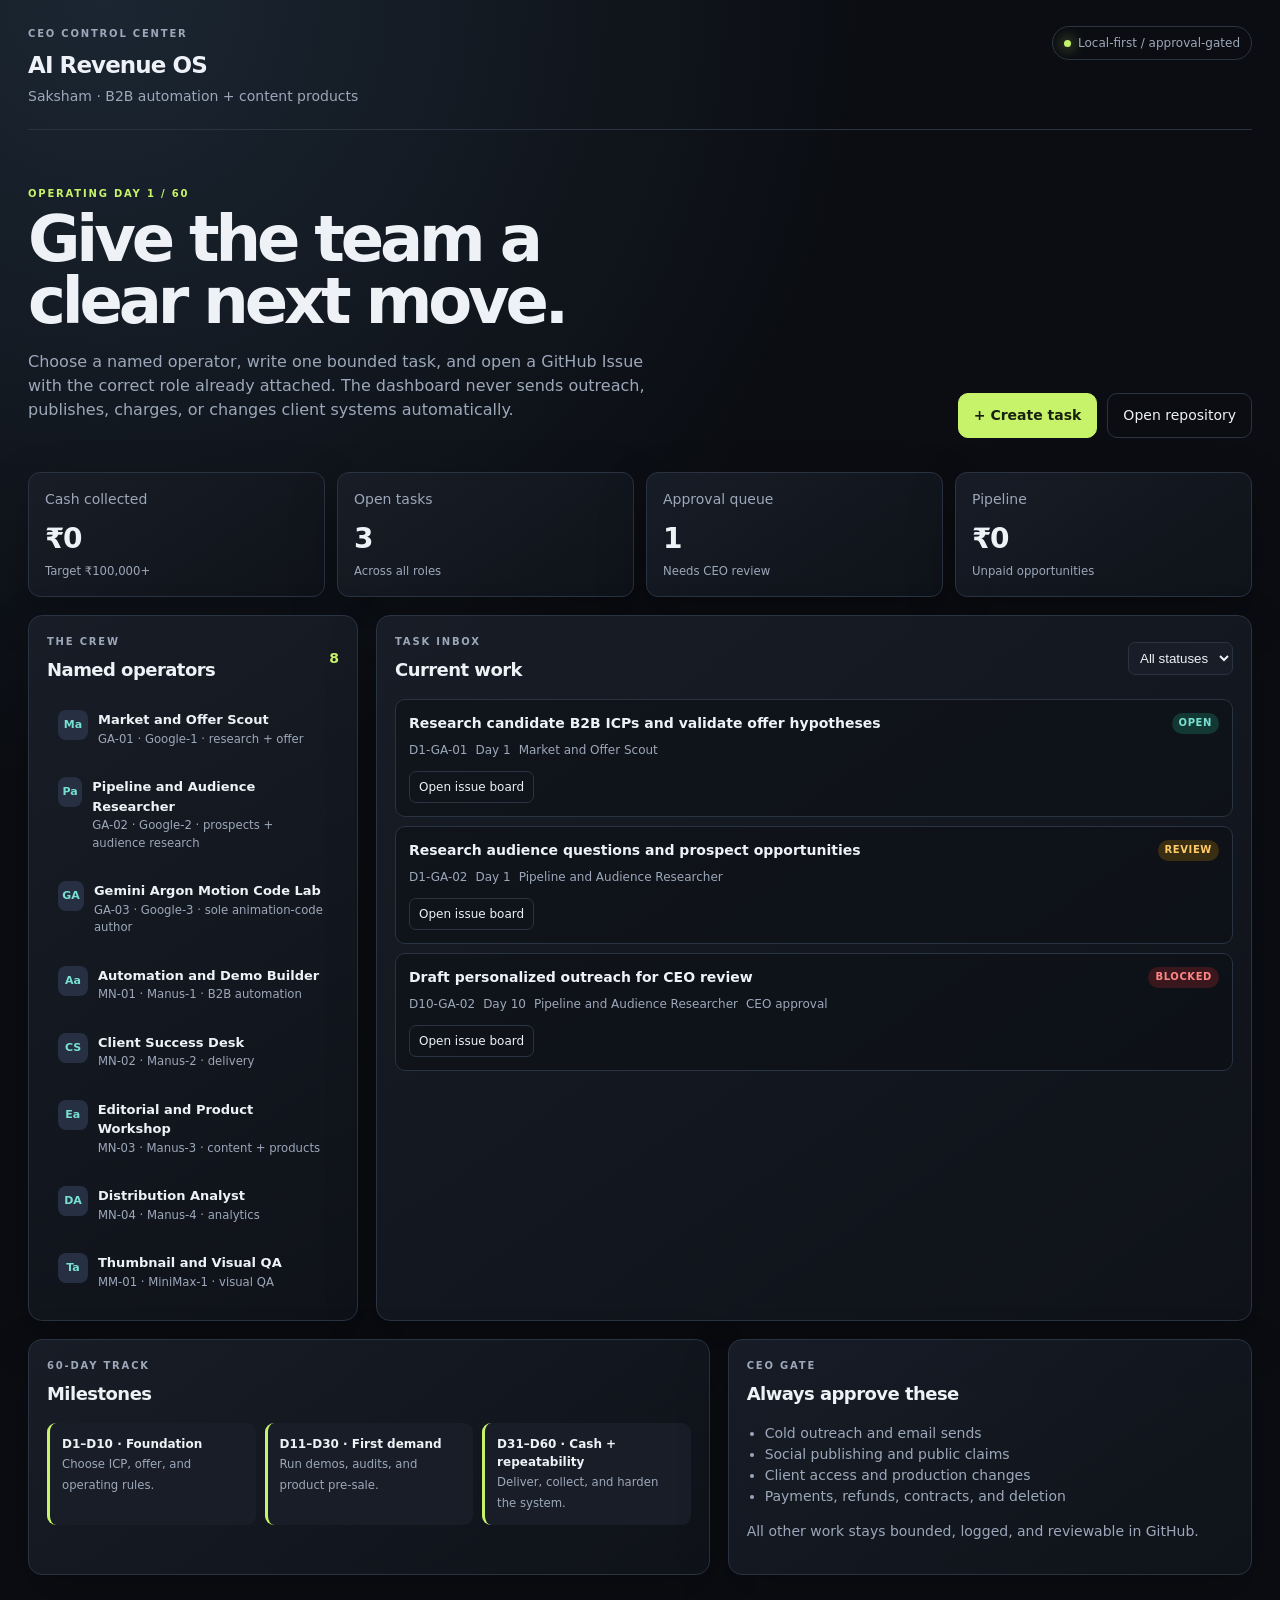
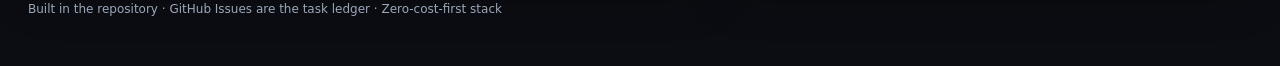
<file: docs/index.html>
<!doctype html>
<html lang="en">
<head>
  <meta charset="utf-8" />
  <meta name="viewport" content="width=device-width, initial-scale=1" />
  <meta name="description" content="Saksham's AI Revenue OS CEO dashboard" />
  <title>Saksham | AI Revenue OS</title>
  <link rel="stylesheet" href="./styles.css" />
</head>
<body>
  <div class="shell">
    <header class="topbar">
      <div>
        <p class="eyebrow">CEO CONTROL CENTER</p>
        <h1>AI Revenue OS</h1>
        <p class="subtitle">Saksham · B2B automation + content products</p>
      </div>
      <div class="status"><span class="dot"></span><span>Local-first / approval-gated</span></div>
    </header>

    <main>
      <section class="hero">
        <div>
          <p class="eyebrow accent">OPERATING DAY <span id="dayNumber">1</span> / 60</p>
          <h2>Give the team a clear next move.</h2>
          <p class="hero-copy">Choose a named operator, write one bounded task, and open a GitHub Issue with the correct role already attached. The dashboard never sends outreach, publishes, charges, or changes client systems automatically.</p>
        </div>
        <div class="hero-actions">
          <button class="primary" id="newTaskBtn">+ Create task</button>
          <a class="secondary" id="repoLink" href="#" target="_blank" rel="noreferrer">Open repository</a>
        </div>
      </section>

      <section class="metrics" aria-label="Revenue metrics">
        <article><span>Cash collected</span><strong id="cashMetric">₹0</strong><small>Target ₹100,000+</small></article>
        <article><span>Open tasks</span><strong id="openMetric">0</strong><small>Across all roles</small></article>
        <article><span>Approval queue</span><strong id="approvalMetric">0</strong><small>Needs CEO review</small></article>
        <article><span>Pipeline</span><strong id="pipelineMetric">₹0</strong><small>Unpaid opportunities</small></article>
      </section>

      <section class="workspace">
        <div class="panel roster-panel">
          <div class="panel-head"><div><p class="eyebrow">THE CREW</p><h3>Named operators</h3></div><span class="count" id="roleCount">0</span></div>
          <div id="roster" class="roster"></div>
        </div>
        <div class="panel task-panel">
          <div class="panel-head"><div><p class="eyebrow">TASK INBOX</p><h3>Current work</h3></div><select id="statusFilter"><option value="all">All statuses</option><option value="open">Open</option><option value="review">Review</option><option value="blocked">Blocked</option><option value="accepted">Accepted</option></select></div>
          <div id="taskList" class="task-list"></div>
        </div>
      </section>

      <section class="lower-grid">
        <div class="panel timeline-panel"><div class="panel-head"><div><p class="eyebrow">60-DAY TRACK</p><h3>Milestones</h3></div></div><div id="milestones" class="milestones"></div></div>
        <div class="panel policy-panel"><div class="panel-head"><div><p class="eyebrow">CEO GATE</p><h3>Always approve these</h3></div></div><ul><li>Cold outreach and email sends</li><li>Social publishing and public claims</li><li>Client access and production changes</li><li>Payments, refunds, contracts, and deletion</li></ul><p class="muted">All other work stays bounded, logged, and reviewable in GitHub.</p></div>
      </section>
    </main>
    <footer>Built in the repository · GitHub Issues are the task ledger · Zero-cost-first stack</footer>
  </div>
  <dialog id="taskDialog"><form method="dialog" id="taskForm"><div class="dialog-head"><div><p class="eyebrow">NEW WORK PACKET</p><h3>Assign a bounded task</h3></div><button class="icon-btn" value="cancel" aria-label="Close">×</button></div><label>Operator<select id="taskOwner" required></select></label><label>Task title<input id="taskTitle" required maxlength="90" placeholder="Example: Draft D1 account capability matrix" /></label><label>Definition of done<textarea id="taskBody" required rows="5" placeholder="What must be delivered? Include evidence and acceptance tests."></textarea></label><label class="check"><input type="checkbox" id="approvalRequired" /> Requires my approval before external action</label><div class="dialog-actions"><button class="secondary" value="cancel">Cancel</button><button class="primary" id="createIssueBtn" value="default">Open GitHub Issue draft</button></div><p class="muted tiny">The button opens a prefilled GitHub Issue. You review and submit it on GitHub.</p></form></dialog>
  <script src="./app.js"></script>
</body>
</html>
</file>
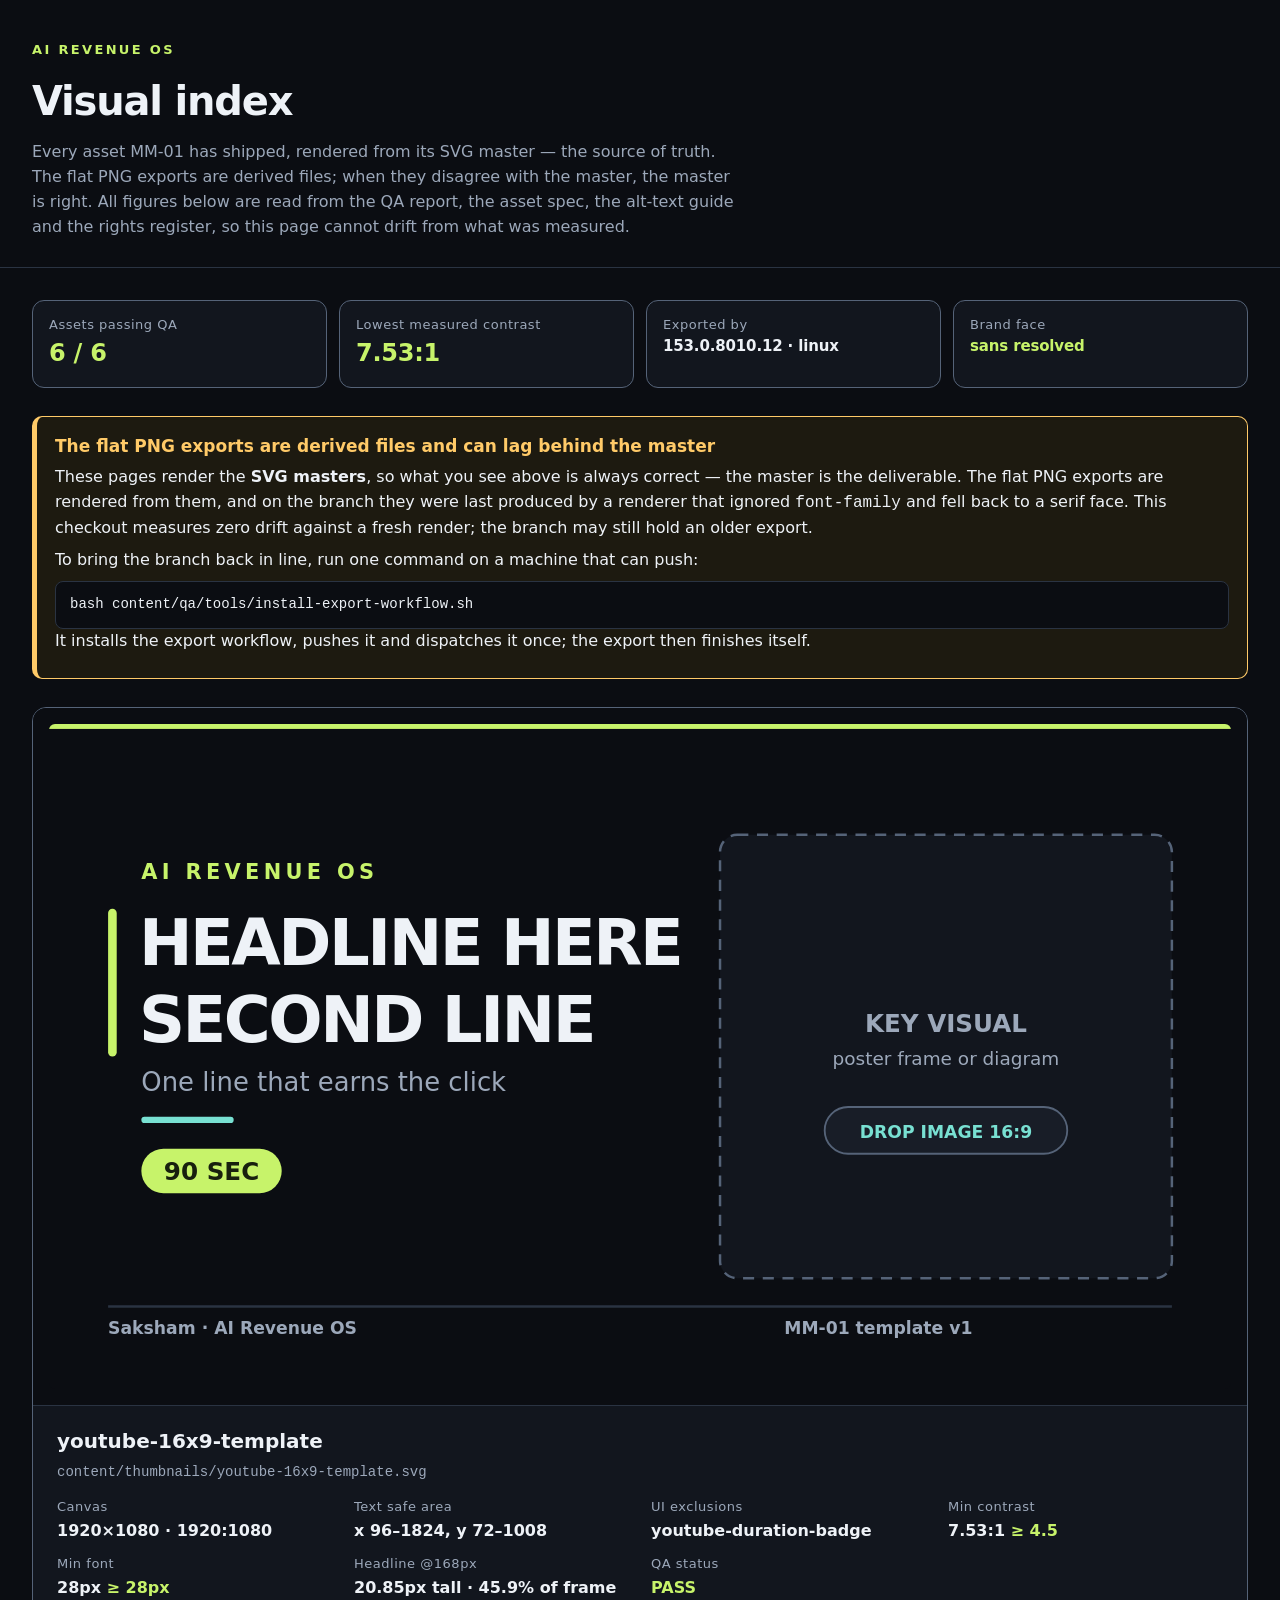
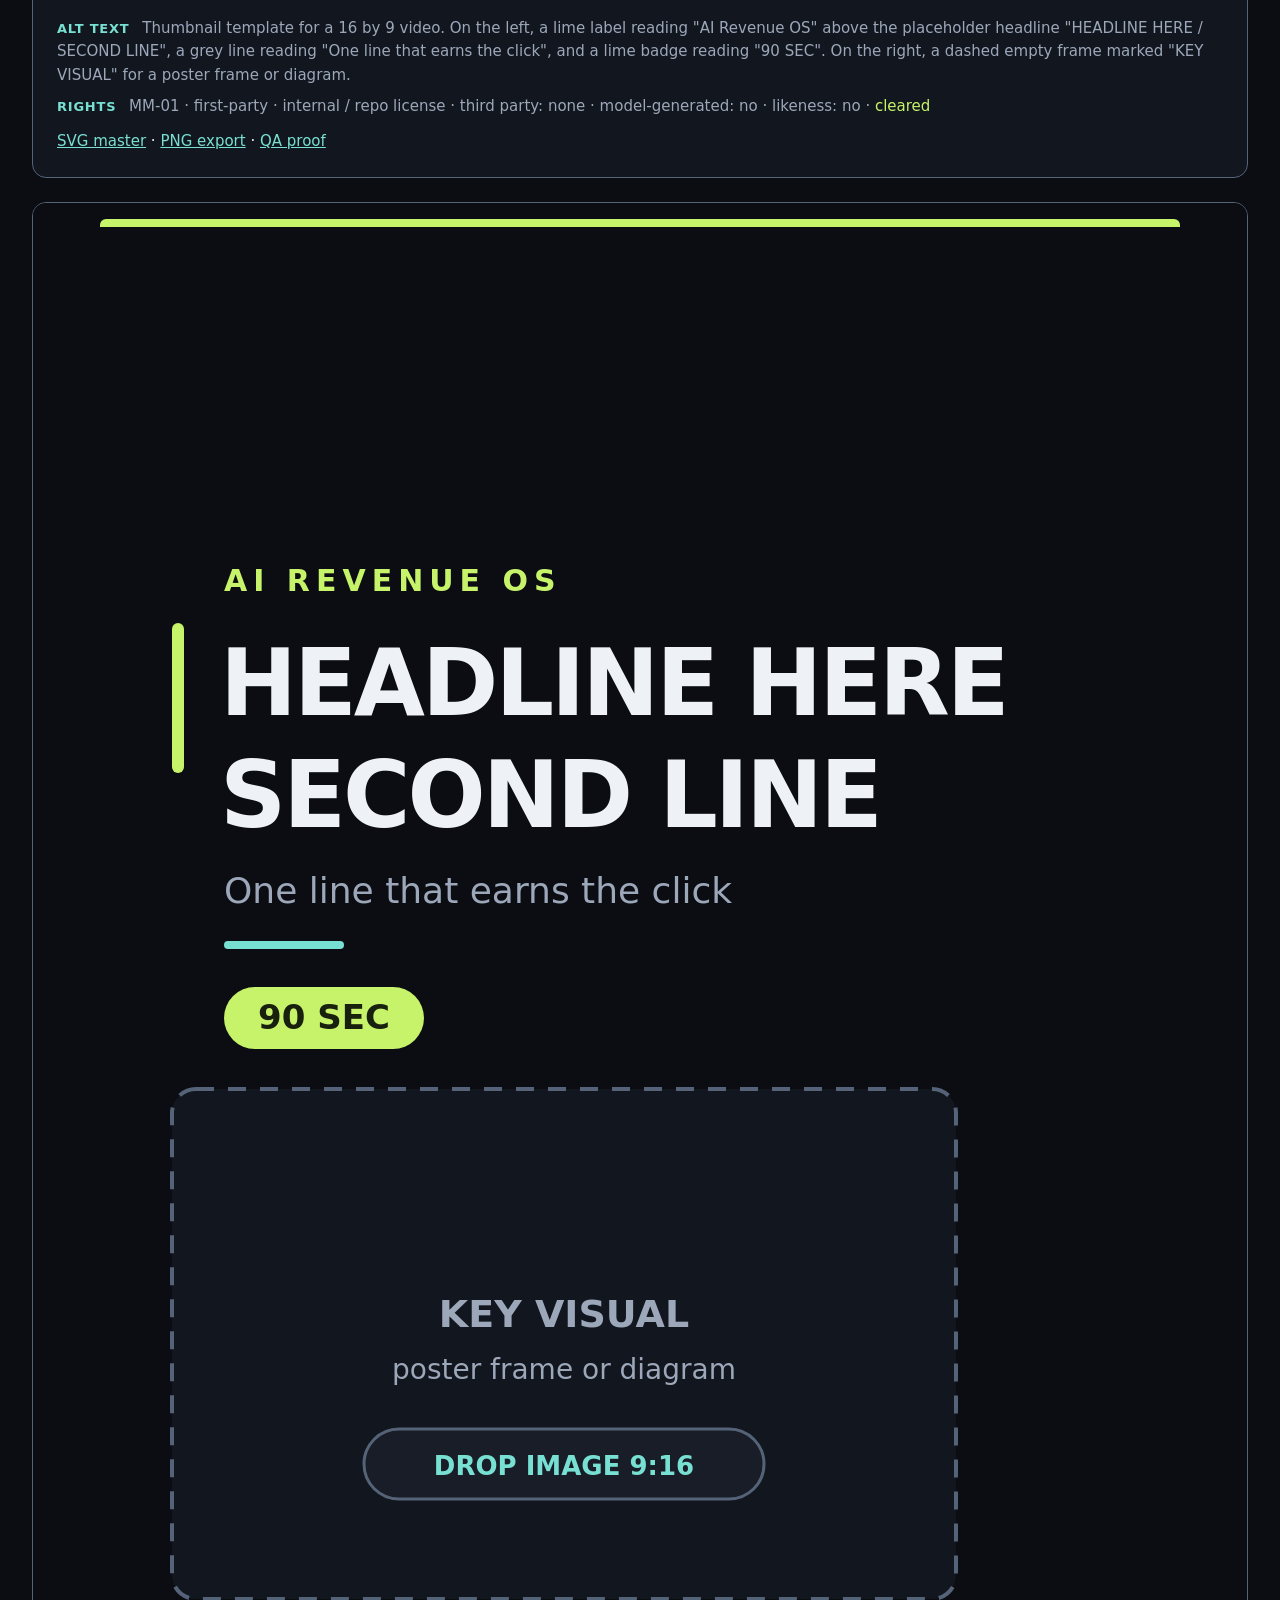
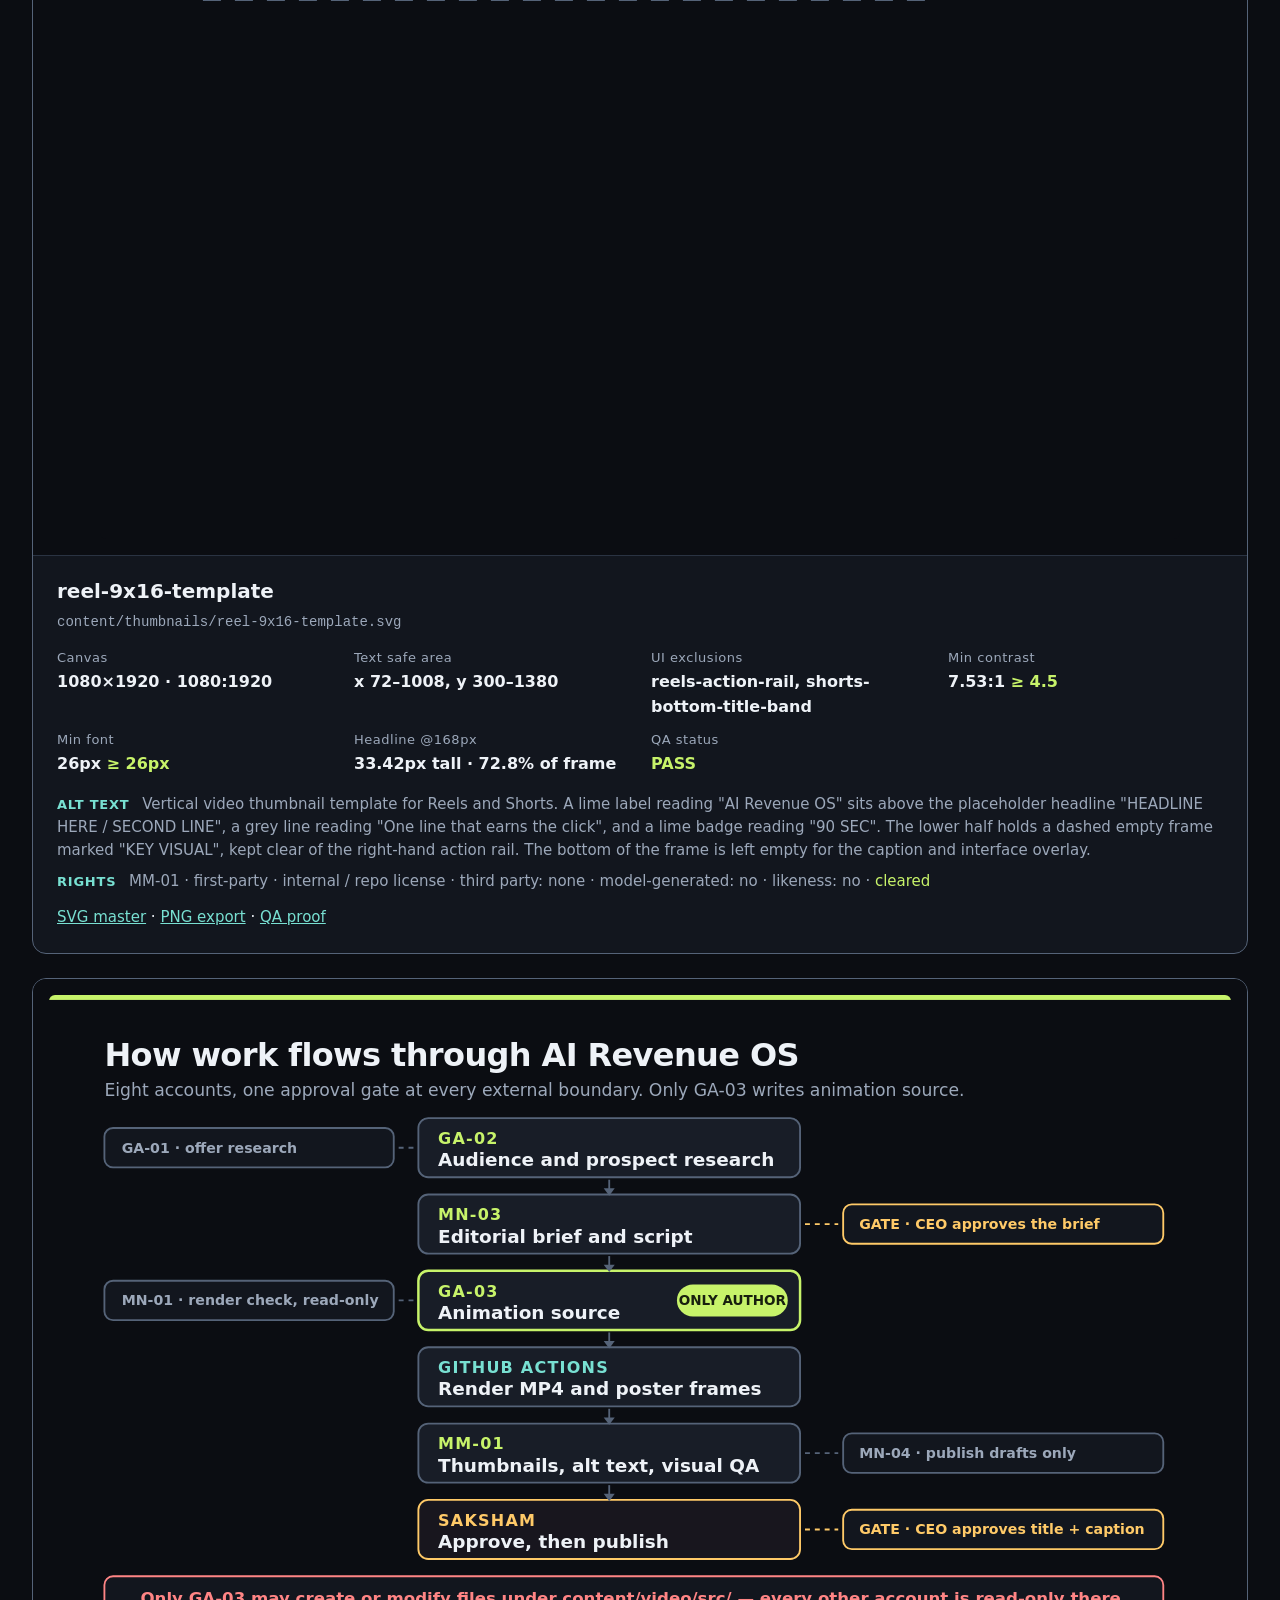
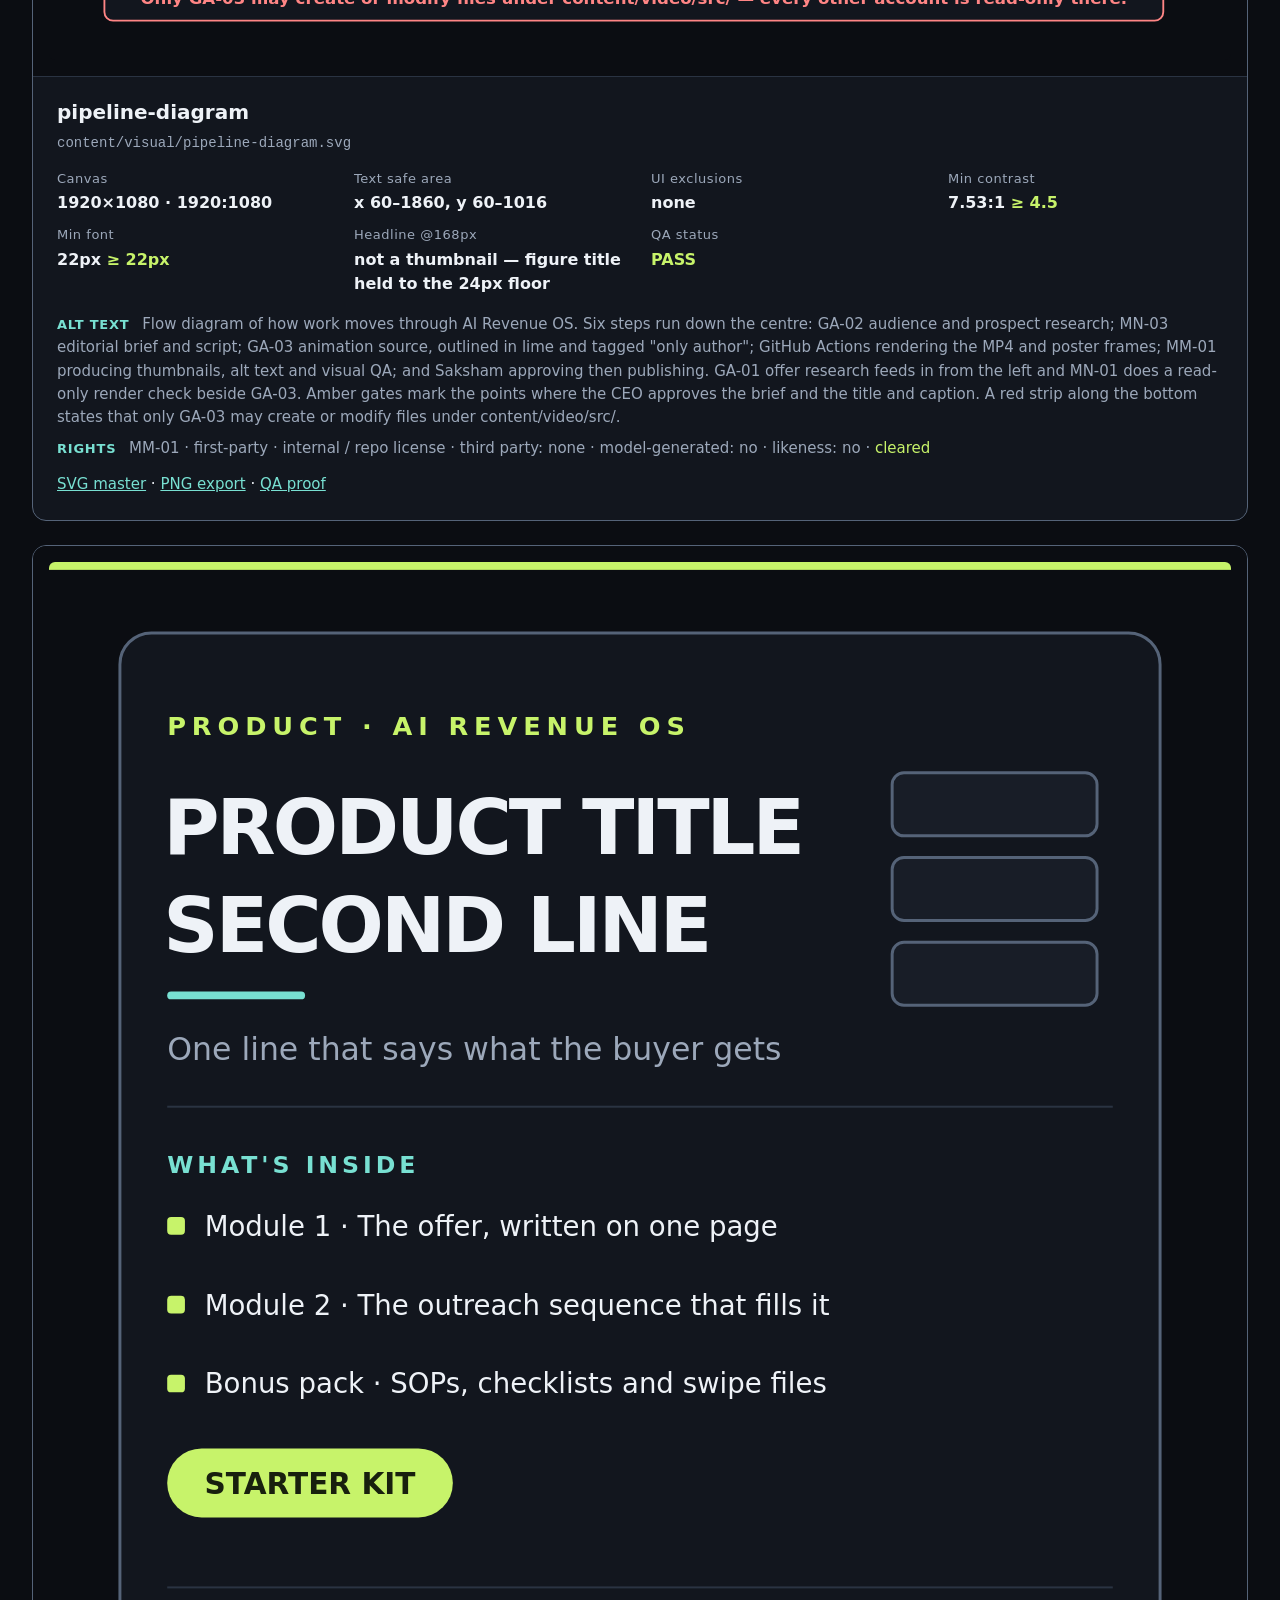
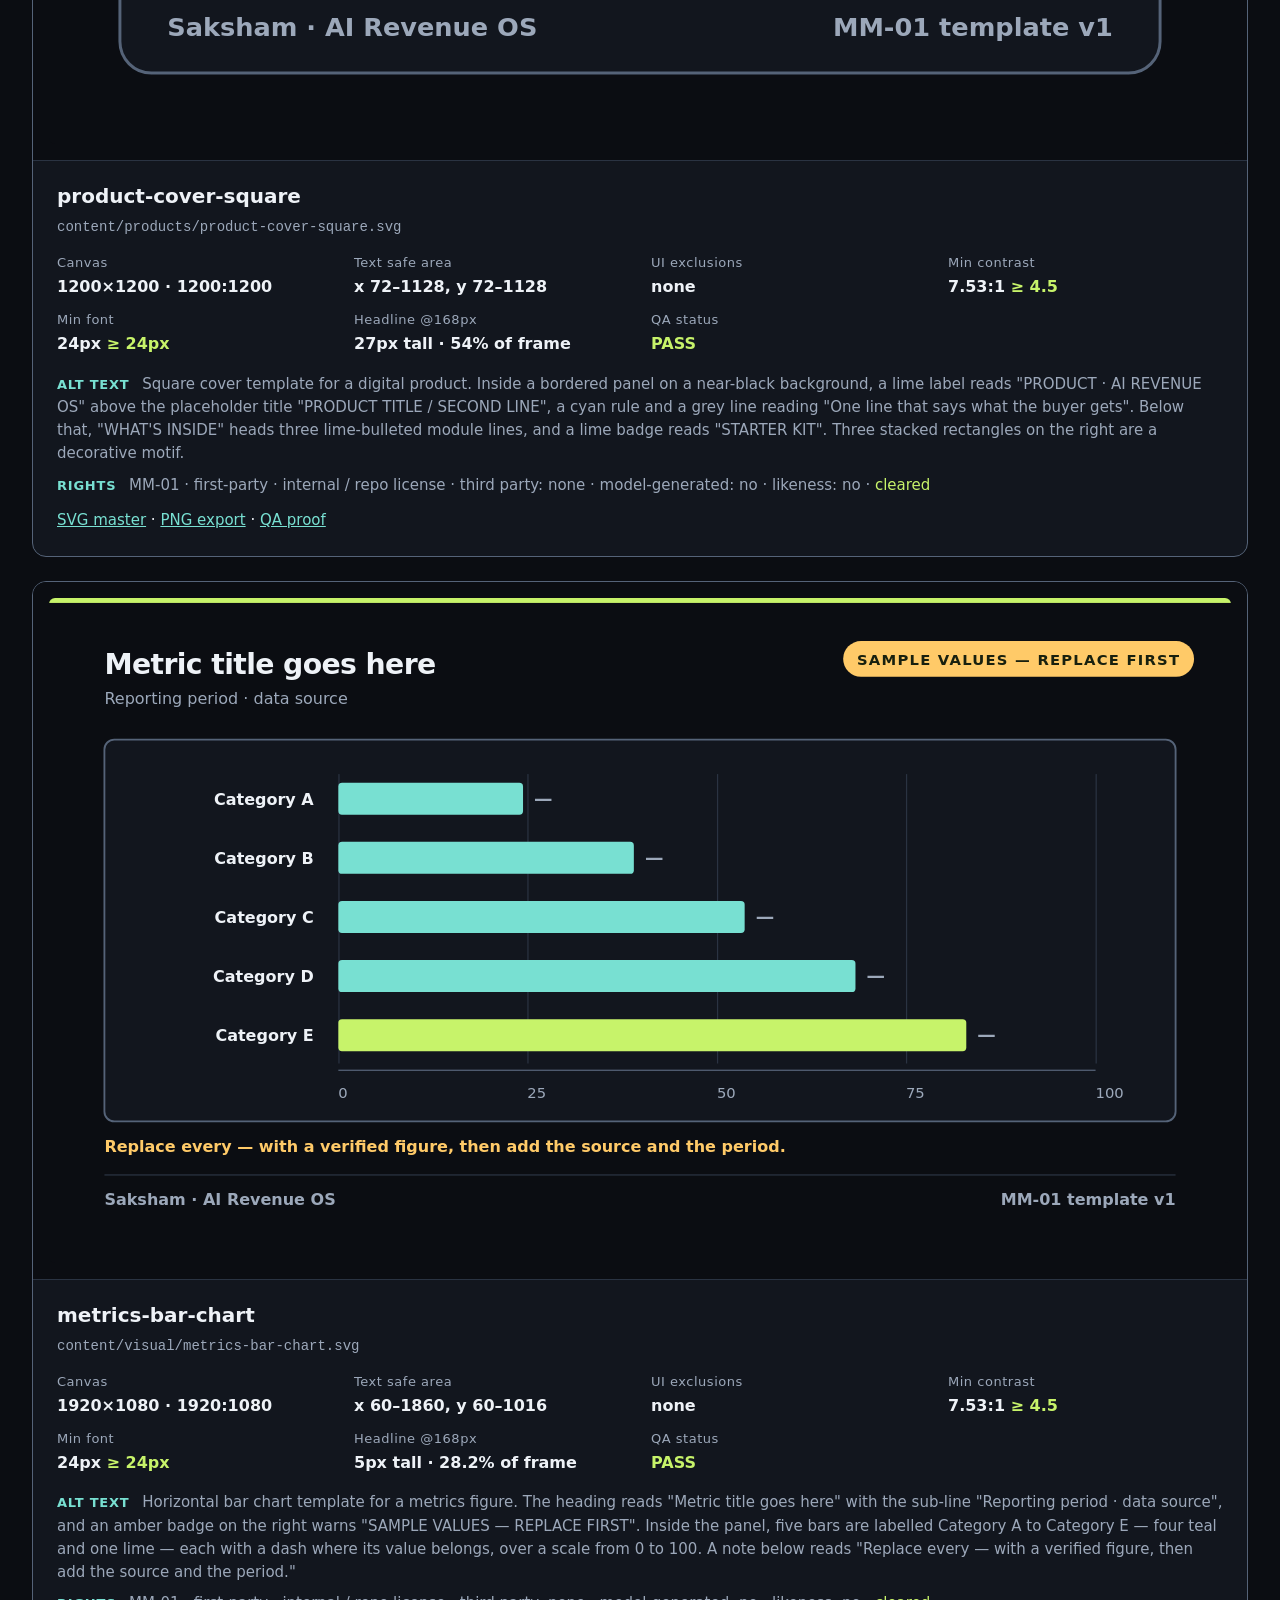
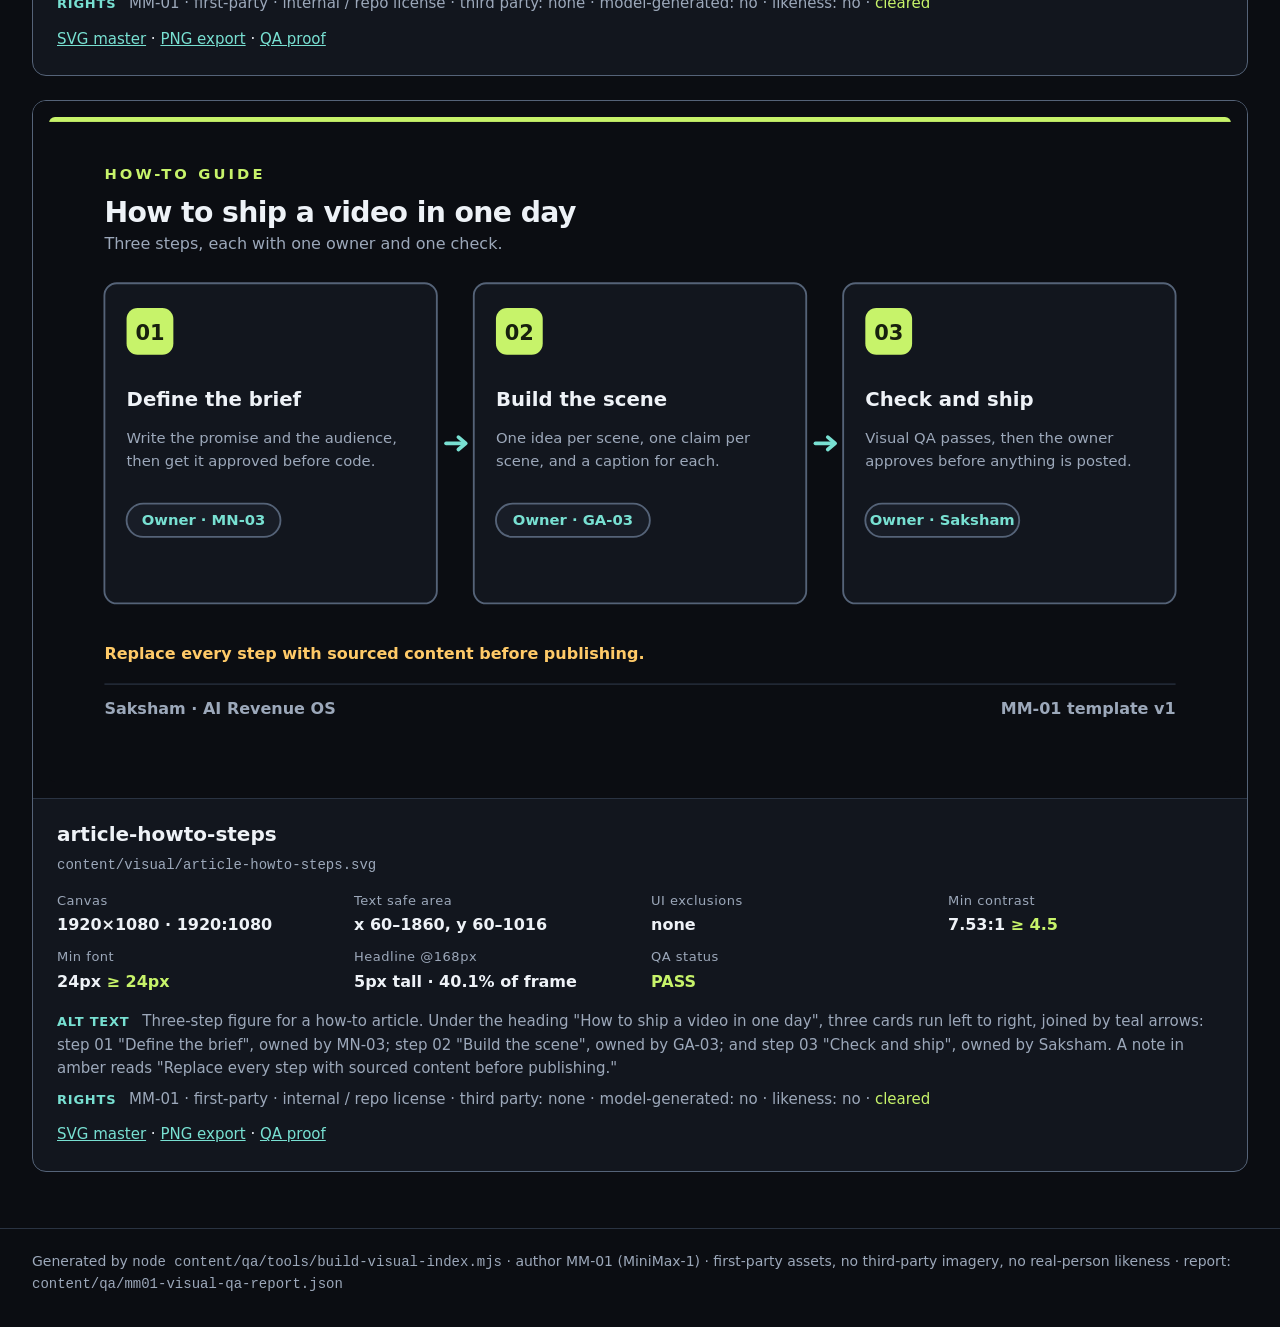
<file: content/visual/index.html>
<!doctype html>
<html lang="en">
<head>
<meta charset="utf-8">
<meta name="viewport" content="width=device-width, initial-scale=1">
<title>AI Revenue OS — visual index</title>
<meta name="description" content="Contact sheet for the AI Revenue OS visual kit: every MM-01 asset rendered from its SVG master, with its measured contrast, safe area, alt text and rights status.">
<style>
  :root {
    --bg: #0b0d12; --panel: #12161e; --panel2: #181d27; --line: #2a3342; --line-strong: #556378;
    --text: #eef2f7; --muted: #9ca8ba; --lime: #c7f36a; --cyan: #78e0d2; --amber: #ffca68; --red: #ff8585;
  }
  * { box-sizing: border-box; }
  body {
    margin: 0; background: var(--bg); color: var(--text);
    font-family: Inter, ui-sans-serif, system-ui, -apple-system, "Segoe UI", sans-serif;
    line-height: 1.55;
  }
  header { border-bottom: 1px solid var(--line); padding: 40px 32px 28px; }
  .wrap { max-width: 1280px; margin: 0 auto; }
  .eyebrow { color: var(--lime); font-weight: 800; letter-spacing: .18em; font-size: 13px; text-transform: uppercase; margin: 0 0 10px; }
  h1 { font-size: 40px; font-weight: 800; letter-spacing: -.03em; margin: 0 0 8px; }
  .lede { color: var(--muted); margin: 0; max-width: 70ch; }
  main { padding: 32px; }
  .strip { display: grid; grid-template-columns: repeat(auto-fit, minmax(220px, 1fr)); gap: 12px; margin: 0 0 28px; }
  .stat { background: var(--panel); border: 1px solid var(--line-strong); border-radius: 12px; padding: 14px 16px; }
  .stat .k { color: var(--muted); font-size: 13px; letter-spacing: .04em; }
  .stat .v { font-size: 24px; font-weight: 800; letter-spacing: -.01em; }
  .ok { color: var(--lime); } .bad { color: var(--red); } .warn { color: var(--amber); }
  .note { border: 1px solid var(--amber); border-left-width: 5px; border-radius: 10px; background: #1d1a10; padding: 16px 18px; margin: 0 0 28px; }
  .note h2 { font-size: 17px; margin: 0 0 6px; color: var(--amber); }
  .note p { margin: 0 0 8px; color: var(--text); }
  .note pre { margin: 8px 0 0; background: var(--bg); border: 1px solid var(--line); border-radius: 8px; padding: 12px 14px; overflow-x: auto; font-size: 14px; }
  code { font-family: ui-monospace, SFMono-Regular, Menlo, monospace; }
  .card { background: var(--panel); border: 1px solid var(--line-strong); border-radius: 14px; margin: 0 0 24px; overflow: hidden; }
  .frame { background: var(--bg); border-bottom: 1px solid var(--line); padding: 16px; display: flex; justify-content: center; }
  .frame img { max-width: 100%; height: auto; display: block; border-radius: 6px; }
  .meta { padding: 20px 24px 24px; }
  .meta h3 { margin: 0 0 4px; font-size: 20px; }
  .path { margin: 0 0 14px; color: var(--muted); font-size: 14px; }
  .facts { display: grid; grid-template-columns: repeat(auto-fit, minmax(230px, 1fr)); gap: 10px 22px; margin: 0 0 16px; }
  .facts dt { color: var(--muted); font-size: 13px; letter-spacing: .04em; }
  .facts dd { margin: 2px 0 0; font-weight: 600; }
  .alt, .rights { color: var(--muted); font-size: 15px; margin: 0 0 8px; }
  .label { display: inline-block; color: var(--cyan); font-weight: 700; font-size: 13px; letter-spacing: .06em; text-transform: uppercase; margin-right: 8px; }
  .links { margin: 12px 0 0; font-size: 15px; }
  a { color: var(--cyan); }
  footer { border-top: 1px solid var(--line); color: var(--muted); font-size: 14px; padding: 22px 32px 40px; }
  @media (prefers-color-scheme: light) { /* the kit is dark-only by design */ }
</style>
</head>
<body>
<header>
  <div class="wrap">
    <p class="eyebrow">AI Revenue OS</p>
    <h1>Visual index</h1>
    <p class="lede">Every asset MM-01 has shipped, rendered from its SVG master — the source of truth. The flat PNG exports are derived files; when they disagree with the master, the master is right. All figures below are read from the QA report, the asset spec, the alt-text guide and the rights register, so this page cannot drift from what was measured.</p>
  </div>
</header>
<main>
  <div class="wrap">
    <div class="strip">
      <div class="stat"><div class="k">Assets passing QA</div><div class="v ok">6 / 6</div></div>
      <div class="stat"><div class="k">Lowest measured contrast</div><div class="v ok">7.53:1</div></div>
      <div class="stat"><div class="k">Exported by</div><div class="v" style="font-size:15px">153.0.8010.12 · linux</div></div>
      <div class="stat"><div class="k">Brand face</div><div class="v ok" style="font-size:15px">sans resolved</div></div>
    </div>

    <div class="note">
      <h2>The flat PNG exports are derived files and can lag behind the master</h2>
      <p>These pages render the <strong>SVG masters</strong>, so what you see above is always correct — the master is the deliverable. The flat PNG exports are rendered from them, and on the branch they were last produced by a renderer that ignored <code>font-family</code> and fell back to a serif face. This checkout measures zero drift against a fresh render; the branch may still hold an older export.</p>
      <p>To bring the branch back in line, run one command on a machine that can push:</p>
      <pre><code>bash content/qa/tools/install-export-workflow.sh</code></pre>
      <p>It installs the export workflow, pushes it and dispatches it once; the export then finishes itself.</p>
    </div>

    
    <article class="card" id="youtube-16x9-template">
      <div class="frame">
        <img src="../thumbnails/youtube-16x9-template.svg" alt="Thumbnail template for a 16 by 9 video. On the left, a lime label reading &quot;AI Revenue OS&quot; above the placeholder headline &quot;HEADLINE HERE / SECOND LINE&quot;, a grey line reading &quot;One line that earns the click&quot;, and a lime badge reading &quot;90 SEC&quot;. On the right, a dashed empty frame marked &quot;KEY VISUAL&quot; for a poster frame or diagram." width="1920" height="1080">
      </div>
      <div class="meta">
        <h3>youtube-16x9-template</h3>
        <p class="path"><code>content/thumbnails/youtube-16x9-template.svg</code></p>
        <dl class="facts">
          <div><dt>Canvas</dt><dd>1920×1080 · 1920:1080</dd></div>
          <div><dt>Text safe area</dt><dd>x 96–1824, y 72–1008</dd></div>
          <div><dt>UI exclusions</dt><dd>youtube-duration-badge</dd></div>
          <div><dt>Min contrast</dt><dd>7.53:1 <span class="ok">≥ 4.5</span></dd></div>
          <div><dt>Min font</dt><dd>28px <span class="ok">≥ 28px</span></dd></div>
          <div><dt>Headline @168px</dt><dd>20.85px tall · 45.9% of frame</dd></div>
          <div><dt>QA status</dt><dd class="ok">PASS</dd></div>
        </dl>
        <p class="alt"><span class="label">Alt text</span> Thumbnail template for a 16 by 9 video. On the left, a lime label reading &quot;AI Revenue OS&quot; above the placeholder headline &quot;HEADLINE HERE / SECOND LINE&quot;, a grey line reading &quot;One line that earns the click&quot;, and a lime badge reading &quot;90 SEC&quot;. On the right, a dashed empty frame marked &quot;KEY VISUAL&quot; for a poster frame or diagram.</p>
        <p class="rights"><span class="label">Rights</span> MM-01 · first-party · internal / repo license · third party: none · model-generated: no · likeness: no · <span class="ok">cleared</span></p>
        <p class="links"><a href="../thumbnails/youtube-16x9-template.svg">SVG master</a> · <a href="../thumbnails/youtube-16x9-template.png">PNG export</a> · <a href="../qa/proof/youtube-16x9-template-proof.png">QA proof</a></p>
      </div>
    </article>

    <article class="card" id="reel-9x16-template">
      <div class="frame">
        <img src="../thumbnails/reel-9x16-template.svg" alt="Vertical video thumbnail template for Reels and Shorts. A lime label reading &quot;AI Revenue OS&quot; sits above the placeholder headline &quot;HEADLINE HERE / SECOND LINE&quot;, a grey line reading &quot;One line that earns the click&quot;, and a lime badge reading &quot;90 SEC&quot;. The lower half holds a dashed empty frame marked &quot;KEY VISUAL&quot;, kept clear of the right-hand action rail. The bottom of the frame is left empty for the caption and interface overlay." width="1080" height="1920">
      </div>
      <div class="meta">
        <h3>reel-9x16-template</h3>
        <p class="path"><code>content/thumbnails/reel-9x16-template.svg</code></p>
        <dl class="facts">
          <div><dt>Canvas</dt><dd>1080×1920 · 1080:1920</dd></div>
          <div><dt>Text safe area</dt><dd>x 72–1008, y 300–1380</dd></div>
          <div><dt>UI exclusions</dt><dd>reels-action-rail, shorts-bottom-title-band</dd></div>
          <div><dt>Min contrast</dt><dd>7.53:1 <span class="ok">≥ 4.5</span></dd></div>
          <div><dt>Min font</dt><dd>26px <span class="ok">≥ 26px</span></dd></div>
          <div><dt>Headline @168px</dt><dd>33.42px tall · 72.8% of frame</dd></div>
          <div><dt>QA status</dt><dd class="ok">PASS</dd></div>
        </dl>
        <p class="alt"><span class="label">Alt text</span> Vertical video thumbnail template for Reels and Shorts. A lime label reading &quot;AI Revenue OS&quot; sits above the placeholder headline &quot;HEADLINE HERE / SECOND LINE&quot;, a grey line reading &quot;One line that earns the click&quot;, and a lime badge reading &quot;90 SEC&quot;. The lower half holds a dashed empty frame marked &quot;KEY VISUAL&quot;, kept clear of the right-hand action rail. The bottom of the frame is left empty for the caption and interface overlay.</p>
        <p class="rights"><span class="label">Rights</span> MM-01 · first-party · internal / repo license · third party: none · model-generated: no · likeness: no · <span class="ok">cleared</span></p>
        <p class="links"><a href="../thumbnails/reel-9x16-template.svg">SVG master</a> · <a href="../thumbnails/reel-9x16-template.png">PNG export</a> · <a href="../qa/proof/reel-9x16-template-proof.png">QA proof</a></p>
      </div>
    </article>

    <article class="card" id="pipeline-diagram">
      <div class="frame">
        <img src="../visual/pipeline-diagram.svg" alt="Flow diagram of how work moves through AI Revenue OS. Six steps run down the centre: GA-02 audience and prospect research; MN-03 editorial brief and script; GA-03 animation source, outlined in lime and tagged &quot;only author&quot;; GitHub Actions rendering the MP4 and poster frames; MM-01 producing thumbnails, alt text and visual QA; and Saksham approving then publishing. GA-01 offer research feeds in from the left and MN-01 does a read-only render check beside GA-03. Amber gates mark the points where the CEO approves the brief and the title and caption. A red strip along the bottom states that only GA-03 may create or modify files under content/video/src/." width="1920" height="1080">
      </div>
      <div class="meta">
        <h3>pipeline-diagram</h3>
        <p class="path"><code>content/visual/pipeline-diagram.svg</code></p>
        <dl class="facts">
          <div><dt>Canvas</dt><dd>1920×1080 · 1920:1080</dd></div>
          <div><dt>Text safe area</dt><dd>x 60–1860, y 60–1016</dd></div>
          <div><dt>UI exclusions</dt><dd>none</dd></div>
          <div><dt>Min contrast</dt><dd>7.53:1 <span class="ok">≥ 4.5</span></dd></div>
          <div><dt>Min font</dt><dd>22px <span class="ok">≥ 22px</span></dd></div>
          <div><dt>Headline @168px</dt><dd>not a thumbnail — figure title held to the 24px floor</dd></div>
          <div><dt>QA status</dt><dd class="ok">PASS</dd></div>
        </dl>
        <p class="alt"><span class="label">Alt text</span> Flow diagram of how work moves through AI Revenue OS. Six steps run down the centre: GA-02 audience and prospect research; MN-03 editorial brief and script; GA-03 animation source, outlined in lime and tagged &quot;only author&quot;; GitHub Actions rendering the MP4 and poster frames; MM-01 producing thumbnails, alt text and visual QA; and Saksham approving then publishing. GA-01 offer research feeds in from the left and MN-01 does a read-only render check beside GA-03. Amber gates mark the points where the CEO approves the brief and the title and caption. A red strip along the bottom states that only GA-03 may create or modify files under content/video/src/.</p>
        <p class="rights"><span class="label">Rights</span> MM-01 · first-party · internal / repo license · third party: none · model-generated: no · likeness: no · <span class="ok">cleared</span></p>
        <p class="links"><a href="../visual/pipeline-diagram.svg">SVG master</a> · <a href="../visual/pipeline-diagram.png">PNG export</a> · <a href="../qa/proof/pipeline-diagram-proof.png">QA proof</a></p>
      </div>
    </article>

    <article class="card" id="product-cover-square">
      <div class="frame">
        <img src="../products/product-cover-square.svg" alt="Square cover template for a digital product. Inside a bordered panel on a near-black background, a lime label reads &quot;PRODUCT · AI REVENUE OS&quot; above the placeholder title &quot;PRODUCT TITLE / SECOND LINE&quot;, a cyan rule and a grey line reading &quot;One line that says what the buyer gets&quot;. Below that, &quot;WHAT'S INSIDE&quot; heads three lime-bulleted module lines, and a lime badge reads &quot;STARTER KIT&quot;. Three stacked rectangles on the right are a decorative motif." width="1200" height="1200">
      </div>
      <div class="meta">
        <h3>product-cover-square</h3>
        <p class="path"><code>content/products/product-cover-square.svg</code></p>
        <dl class="facts">
          <div><dt>Canvas</dt><dd>1200×1200 · 1200:1200</dd></div>
          <div><dt>Text safe area</dt><dd>x 72–1128, y 72–1128</dd></div>
          <div><dt>UI exclusions</dt><dd>none</dd></div>
          <div><dt>Min contrast</dt><dd>7.53:1 <span class="ok">≥ 4.5</span></dd></div>
          <div><dt>Min font</dt><dd>24px <span class="ok">≥ 24px</span></dd></div>
          <div><dt>Headline @168px</dt><dd>27px tall · 54% of frame</dd></div>
          <div><dt>QA status</dt><dd class="ok">PASS</dd></div>
        </dl>
        <p class="alt"><span class="label">Alt text</span> Square cover template for a digital product. Inside a bordered panel on a near-black background, a lime label reads &quot;PRODUCT · AI REVENUE OS&quot; above the placeholder title &quot;PRODUCT TITLE / SECOND LINE&quot;, a cyan rule and a grey line reading &quot;One line that says what the buyer gets&quot;. Below that, &quot;WHAT'S INSIDE&quot; heads three lime-bulleted module lines, and a lime badge reads &quot;STARTER KIT&quot;. Three stacked rectangles on the right are a decorative motif.</p>
        <p class="rights"><span class="label">Rights</span> MM-01 · first-party · internal / repo license · third party: none · model-generated: no · likeness: no · <span class="ok">cleared</span></p>
        <p class="links"><a href="../products/product-cover-square.svg">SVG master</a> · <a href="../products/product-cover-square.png">PNG export</a> · <a href="../qa/proof/product-cover-square-proof.png">QA proof</a></p>
      </div>
    </article>

    <article class="card" id="metrics-bar-chart">
      <div class="frame">
        <img src="../visual/metrics-bar-chart.svg" alt="Horizontal bar chart template for a metrics figure. The heading reads &quot;Metric title goes here&quot; with the sub-line &quot;Reporting period · data source&quot;, and an amber badge on the right warns &quot;SAMPLE VALUES — REPLACE FIRST&quot;. Inside the panel, five bars are labelled Category A to Category E — four teal and one lime — each with a dash where its value belongs, over a scale from 0 to 100. A note below reads &quot;Replace every — with a verified figure, then add the source and the period.&quot;" width="1920" height="1080">
      </div>
      <div class="meta">
        <h3>metrics-bar-chart</h3>
        <p class="path"><code>content/visual/metrics-bar-chart.svg</code></p>
        <dl class="facts">
          <div><dt>Canvas</dt><dd>1920×1080 · 1920:1080</dd></div>
          <div><dt>Text safe area</dt><dd>x 60–1860, y 60–1016</dd></div>
          <div><dt>UI exclusions</dt><dd>none</dd></div>
          <div><dt>Min contrast</dt><dd>7.53:1 <span class="ok">≥ 4.5</span></dd></div>
          <div><dt>Min font</dt><dd>24px <span class="ok">≥ 24px</span></dd></div>
          <div><dt>Headline @168px</dt><dd>5px tall · 28.2% of frame</dd></div>
          <div><dt>QA status</dt><dd class="ok">PASS</dd></div>
        </dl>
        <p class="alt"><span class="label">Alt text</span> Horizontal bar chart template for a metrics figure. The heading reads &quot;Metric title goes here&quot; with the sub-line &quot;Reporting period · data source&quot;, and an amber badge on the right warns &quot;SAMPLE VALUES — REPLACE FIRST&quot;. Inside the panel, five bars are labelled Category A to Category E — four teal and one lime — each with a dash where its value belongs, over a scale from 0 to 100. A note below reads &quot;Replace every — with a verified figure, then add the source and the period.&quot;</p>
        <p class="rights"><span class="label">Rights</span> MM-01 · first-party · internal / repo license · third party: none · model-generated: no · likeness: no · <span class="ok">cleared</span></p>
        <p class="links"><a href="../visual/metrics-bar-chart.svg">SVG master</a> · <a href="../visual/metrics-bar-chart.png">PNG export</a> · <a href="../qa/proof/metrics-bar-chart-proof.png">QA proof</a></p>
      </div>
    </article>

    <article class="card" id="article-howto-steps">
      <div class="frame">
        <img src="../visual/article-howto-steps.svg" alt="Three-step figure for a how-to article. Under the heading &quot;How to ship a video in one day&quot;, three cards run left to right, joined by teal arrows: step 01 &quot;Define the brief&quot;, owned by MN-03; step 02 &quot;Build the scene&quot;, owned by GA-03; and step 03 &quot;Check and ship&quot;, owned by Saksham. A note in amber reads &quot;Replace every step with sourced content before publishing.&quot;" width="1920" height="1080">
      </div>
      <div class="meta">
        <h3>article-howto-steps</h3>
        <p class="path"><code>content/visual/article-howto-steps.svg</code></p>
        <dl class="facts">
          <div><dt>Canvas</dt><dd>1920×1080 · 1920:1080</dd></div>
          <div><dt>Text safe area</dt><dd>x 60–1860, y 60–1016</dd></div>
          <div><dt>UI exclusions</dt><dd>none</dd></div>
          <div><dt>Min contrast</dt><dd>7.53:1 <span class="ok">≥ 4.5</span></dd></div>
          <div><dt>Min font</dt><dd>24px <span class="ok">≥ 24px</span></dd></div>
          <div><dt>Headline @168px</dt><dd>5px tall · 40.1% of frame</dd></div>
          <div><dt>QA status</dt><dd class="ok">PASS</dd></div>
        </dl>
        <p class="alt"><span class="label">Alt text</span> Three-step figure for a how-to article. Under the heading &quot;How to ship a video in one day&quot;, three cards run left to right, joined by teal arrows: step 01 &quot;Define the brief&quot;, owned by MN-03; step 02 &quot;Build the scene&quot;, owned by GA-03; and step 03 &quot;Check and ship&quot;, owned by Saksham. A note in amber reads &quot;Replace every step with sourced content before publishing.&quot;</p>
        <p class="rights"><span class="label">Rights</span> MM-01 · first-party · internal / repo license · third party: none · model-generated: no · likeness: no · <span class="ok">cleared</span></p>
        <p class="links"><a href="../visual/article-howto-steps.svg">SVG master</a> · <a href="../visual/article-howto-steps.png">PNG export</a> · <a href="../qa/proof/article-howto-steps-proof.png">QA proof</a></p>
      </div>
    </article>
  </div>
</main>
<footer>
  <div class="wrap">Generated by <code>node content/qa/tools/build-visual-index.mjs</code> · author MM-01 (MiniMax-1) · first-party assets, no third-party imagery, no real-person likeness · report: <code>content/qa/mm01-visual-qa-report.json</code></div>
</footer>
</body>
</html>
</file>
<file: docs/styles.css>
:root{--bg:#0b0d12;--panel:#12161e;--panel2:#181d27;--line:#2a3342;--text:#eef2f7;--muted:#9ca8ba;--lime:#c7f36a;--cyan:#78e0d2;--amber:#ffca68;--red:#ff8585;--shadow:0 18px 50px rgba(0,0,0,.24)}*{box-sizing:border-box}body{margin:0;background:radial-gradient(circle at 8% 0%,#1b2632 0,#0b0d12 38%),var(--bg);color:var(--text);font:14px/1.5 Inter,ui-sans-serif,system-ui,-apple-system,BlinkMacSystemFont,"Segoe UI",sans-serif}.shell{max-width:1380px;margin:0 auto;padding:26px 28px 48px}.topbar{display:flex;justify-content:space-between;align-items:flex-start;border-bottom:1px solid var(--line);padding-bottom:22px}.eyebrow{margin:0 0 7px;color:var(--muted);font-size:10px;letter-spacing:.18em;font-weight:800}.accent{color:var(--lime)}h1,h2,h3,p{margin-top:0}h1{font-size:23px;letter-spacing:-.04em;margin-bottom:3px}.subtitle{color:var(--muted);margin:0}.status{color:var(--muted);border:1px solid var(--line);border-radius:999px;padding:7px 11px;font-size:12px}.dot{display:inline-block;width:7px;height:7px;background:var(--lime);border-radius:50%;margin-right:7px;box-shadow:0 0 14px var(--lime)}.hero{display:flex;justify-content:space-between;gap:24px;padding:56px 0 34px}.hero h2{max-width:680px;font-size:clamp(34px,5vw,66px);line-height:.98;letter-spacing:-.065em;margin-bottom:17px}.hero-copy{max-width:640px;color:var(--muted);font-size:16px}.hero-actions{display:flex;gap:10px;align-items:flex-end;white-space:nowrap}button,a{font:inherit}.primary,.secondary{border-radius:10px;padding:11px 15px;border:1px solid var(--line);cursor:pointer;text-decoration:none;display:inline-block}.primary{background:var(--lime);border-color:var(--lime);color:#18200e;font-weight:800}.secondary{color:var(--text);background:transparent}.metrics{display:grid;grid-template-columns:repeat(4,1fr);gap:12px;margin-bottom:18px}.metrics article,.panel{background:linear-gradient(145deg,rgba(24,29,39,.96),rgba(15,18,25,.96));border:1px solid var(--line);box-shadow:var(--shadow)}.metrics article{padding:16px;border-radius:12px}.metrics span,.metrics small{display:block;color:var(--muted)}.metrics strong{display:block;font-size:28px;letter-spacing:-.05em;margin:8px 0 3px}.workspace{display:grid;grid-template-columns:330px 1fr;gap:18px}.panel{border-radius:14px;padding:18px}.panel-head{display:flex;justify-content:space-between;gap:12px;align-items:center;margin-bottom:16px}.panel h3{margin:0;font-size:18px;letter-spacing:-.03em}.count{color:var(--lime);font-weight:800}.roster{display:grid;gap:7px}.role{display:flex;gap:10px;padding:10px;border:1px solid transparent;border-radius:10px;cursor:pointer}.role:hover,.role.active{background:var(--panel2);border-color:var(--line)}.avatar{width:30px;height:30px;display:grid;place-items:center;background:#263042;color:var(--cyan);border-radius:8px;font-size:11px;font-weight:900}.role strong{display:block;font-size:13px}.role small{color:var(--muted);display:block;margin-top:1px}.task-list{display:grid;gap:9px}.task{padding:13px;border:1px solid var(--line);border-radius:10px;background:rgba(12,15,21,.56)}.task-top{display:flex;justify-content:space-between;gap:10px}.task-title{font-weight:750}.task-meta{display:flex;gap:8px;flex-wrap:wrap;color:var(--muted);font-size:12px;margin-top:7px}.tag{border-radius:99px;padding:2px 7px;font-size:10px;font-weight:800;text-transform:uppercase;letter-spacing:.06em}.tag.open{color:var(--cyan);background:#133833}.tag.review{color:var(--amber);background:#3a2e12}.tag.blocked{color:var(--red);background:#3a171d}.tag.accepted{color:var(--lime);background:#263614}.task-actions{margin-top:12px;display:flex;gap:8px}.mini{padding:6px 9px;font-size:12px;border-radius:7px}.lower-grid{display:grid;grid-template-columns:1.3fr 1fr;gap:18px;margin-top:18px}.milestones{display:grid;grid-template-columns:repeat(3,1fr);gap:9px}.milestone{padding:12px;background:var(--panel2);border-radius:9px;border-left:3px solid var(--lime)}.milestone strong{display:block;font-size:12px}.milestone small{color:var(--muted)}.policy-panel ul{padding-left:18px;color:var(--muted);margin:0 0 14px}.muted{color:var(--muted)}.tiny{font-size:11px}.panel select{background:var(--panel2);color:var(--text);border:1px solid var(--line);padding:7px;border-radius:7px}footer{padding-top:25px;color:var(--muted);font-size:12px}dialog{border:1px solid var(--line);border-radius:15px;background:var(--panel);color:var(--text);box-shadow:var(--shadow);width:min(560px,calc(100% - 30px));padding:0}dialog::backdrop{background:rgba(0,0,0,.7)}form{padding:20px}.dialog-head{display:flex;justify-content:space-between}.icon-btn{background:none;border:0;color:var(--muted);font-size:25px;cursor:pointer}label{display:block;color:var(--muted);font-size:12px;margin:15px 0}input,textarea,form select{display:block;width:100%;margin-top:6px;background:#0d1118;border:1px solid var(--line);border-radius:8px;color:var(--text);padding:10px;font:inherit}.check{display:flex;align-items:center;gap:8px}.check input{width:auto;margin:0}.dialog-actions{display:flex;justify-content:flex-end;gap:9px;margin-top:18px}@media(max-width:850px){.shell{padding:20px 15px}.hero,.topbar{display:block}.hero-actions{margin-top:22px;align-items:flex-start}.metrics{grid-template-columns:repeat(2,1fr)}.workspace,.lower-grid{grid-template-columns:1fr}.milestones{grid-template-columns:1fr}.status{display:inline-block;margin-top:14px}}
</file>
